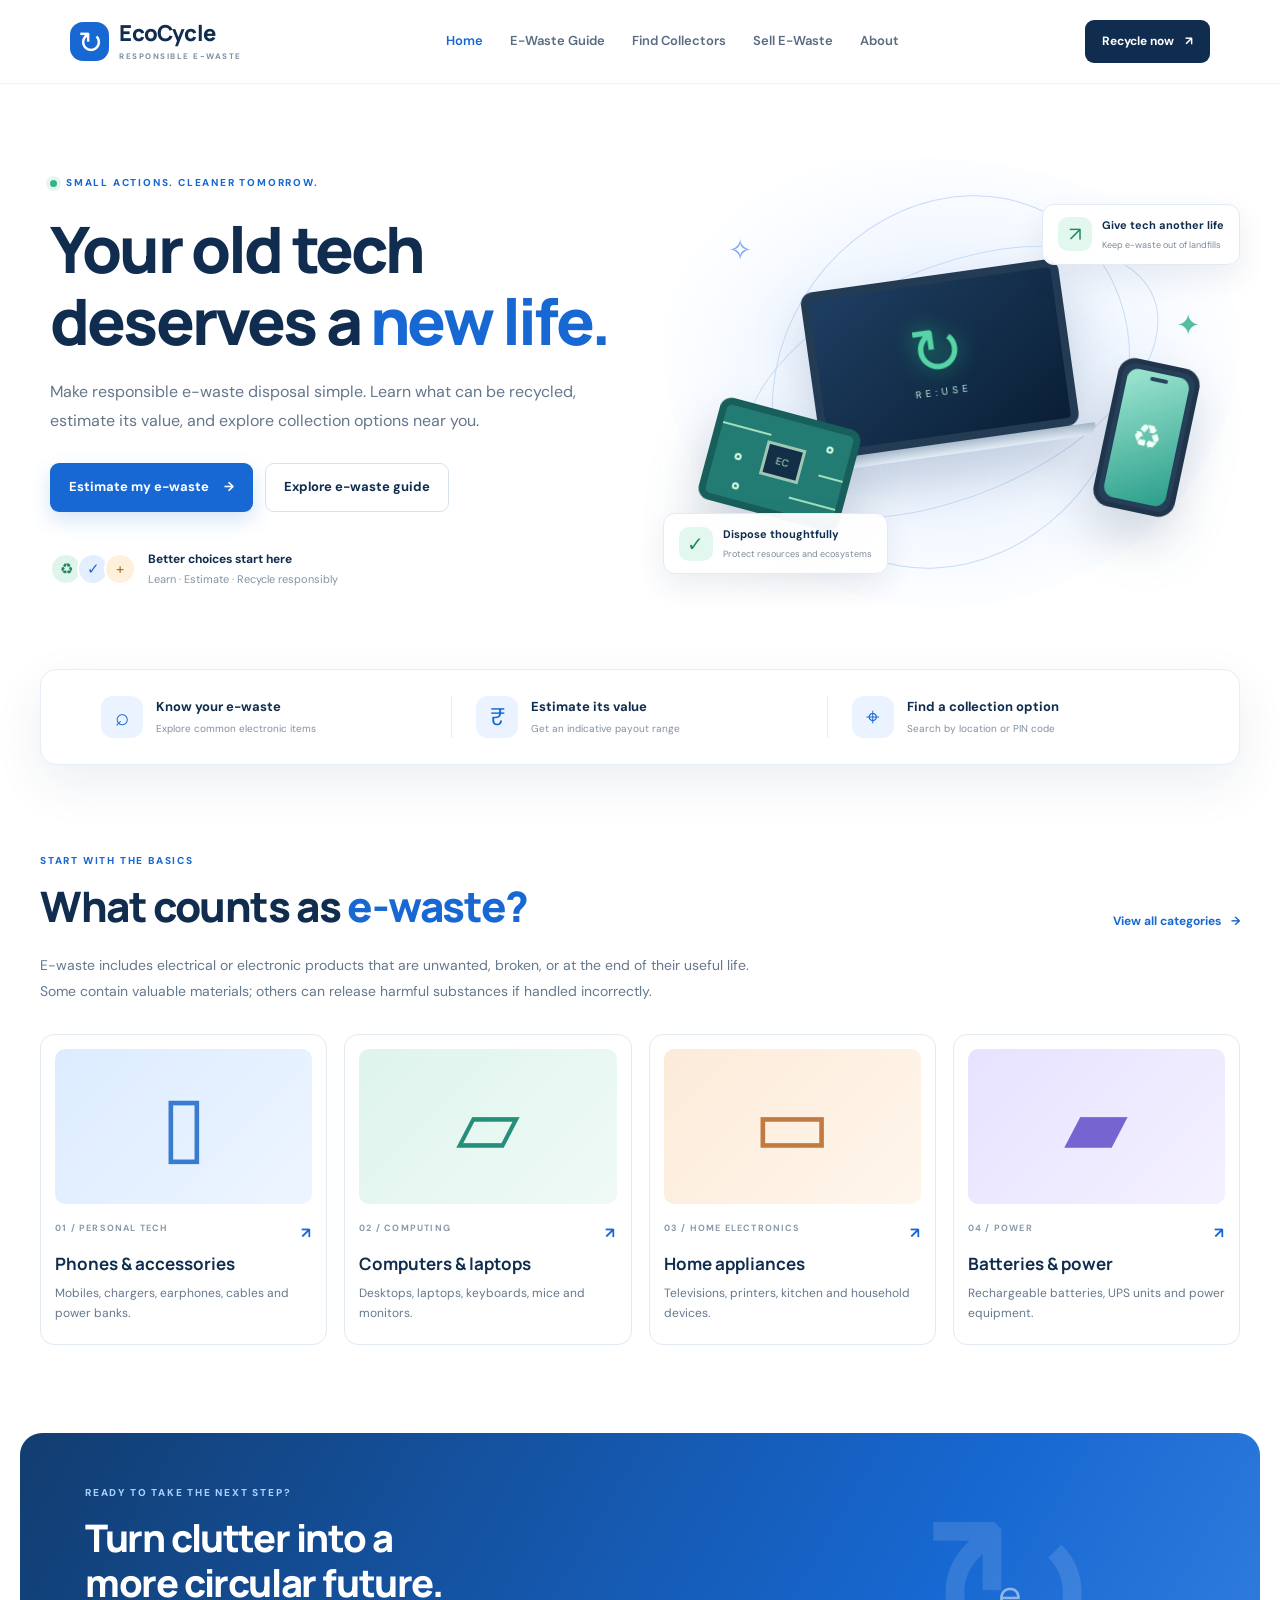
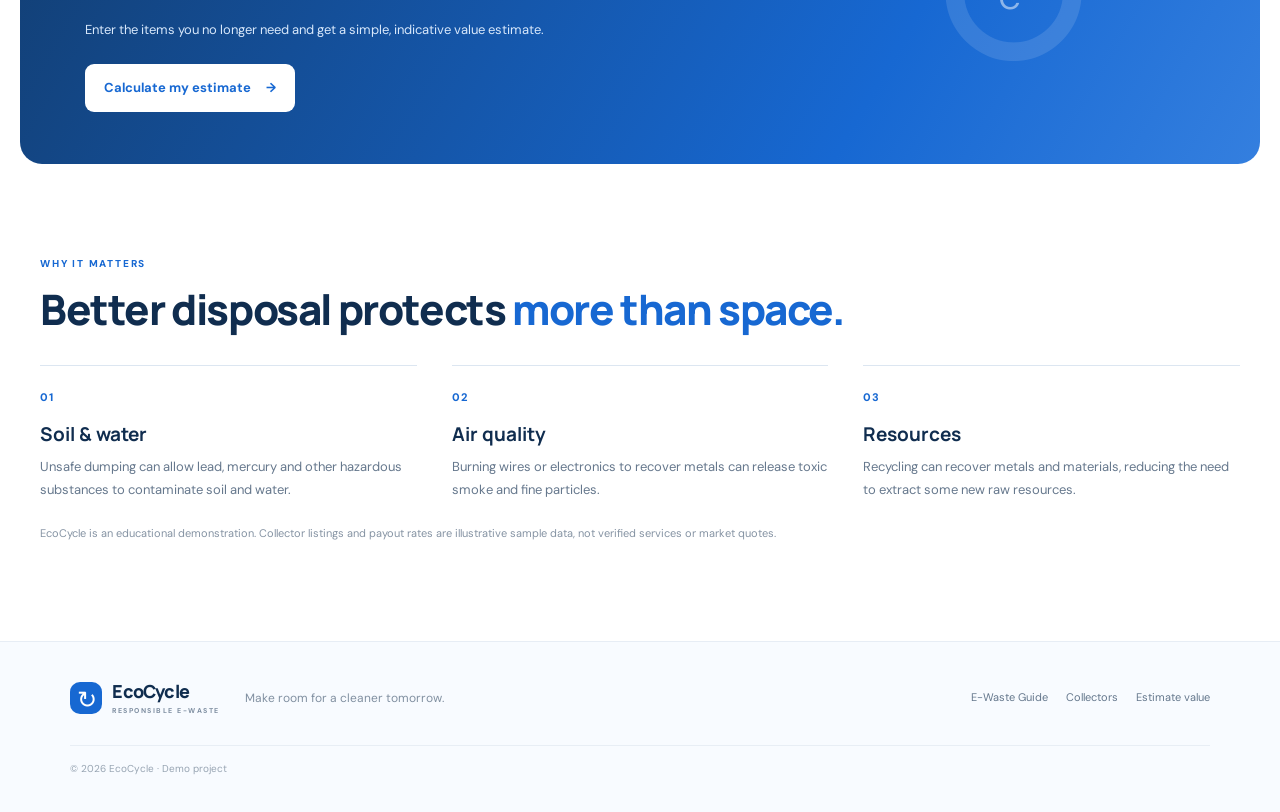
<file: index.html>
<!DOCTYPE html>
<html lang="en">
<head>
  <meta charset="UTF-8"><meta name="viewport" content="width=device-width, initial-scale=1.0">
  <meta name="description" content="EcoCycle helps you learn about e-waste, estimate recycling value, and find collection options.">
  <title>EcoCycle | Responsible E-Waste Recycling</title>
  <link rel="stylesheet" href="css/style.css">
</head>
<body>
  <header class="site-header">
    <a class="brand" href="index.html"><span class="brand-mark">↻</span><span>EcoCycle<small>RESPONSIBLE E-WASTE</small></span></a>
    <button class="menu-toggle" aria-label="Toggle navigation" aria-expanded="false">☰</button>
    <nav class="nav-links">
      <a class="active" href="index.html">Home</a><a href="catalogue.html">E-Waste Guide</a><a href="collectors.html">Find Collectors</a><a href="sell.html">Sell E-Waste</a><a href="about.html">About</a>
    </nav>
    <a class="header-cta" href="sell.html">Recycle now <span>↗</span></a>
  </header>
  <main>
    <section class="hero">
      <div class="hero-copy">
        <div class="eyebrow"><span class="dot"></span> SMALL ACTIONS. CLEANER TOMORROW.</div>
        <h1>Your old tech<br>deserves a <span>new life.</span></h1>
        <p>Make responsible e-waste disposal simple. Learn what can be recycled, estimate its value, and explore collection options near you.</p>
        <div class="hero-actions"><a class="btn btn-primary" href="sell.html">Estimate my e-waste <span>→</span></a><a class="btn btn-outline" href="catalogue.html">Explore e-waste guide</a></div>
        <div class="hero-trust"><span class="avatar-stack"><i>♻</i><i>✓</i><i>+</i></span><span><strong>Better choices start here</strong><small>Learn · Estimate · Recycle responsibly</small></span></div>
      </div>
      <div class="hero-art">
        <div class="art-orbit orbit-one"></div><div class="art-orbit orbit-two"></div>
        <div class="art-label label-top"><span class="label-icon">↗</span><span><strong>Give tech another life</strong><small>Keep e-waste out of landfills</small></span></div>
        <div class="device-card laptop"><div class="laptop-screen"><div class="screen-leaf">↻</div><span>RE:USE</span></div><div class="laptop-base"></div></div>
        <div class="device-card phone"><div class="phone-screen"><span class="phone-dot"></span><span class="phone-leaf">♻</span></div></div>
        <div class="device-card board"><span class="board-chip">EC</span><i class="board-line line-a"></i><i class="board-line line-b"></i><i class="board-line line-c"></i><span class="board-node n1"></span><span class="board-node n2"></span><span class="board-node n3"></span></div>
        <div class="floating-leaf leaf-one">✦</div><div class="floating-leaf leaf-two">✧</div>
        <div class="art-label label-bottom"><span class="label-icon">✓</span><span><strong>Dispose thoughtfully</strong><small>Protect resources and ecosystems</small></span></div>
      </div>
    </section>
    <section class="stats-strip">
      <div><span class="stat-icon">⌕</span><span><strong>Know your e-waste</strong><small>Explore common electronic items</small></span></div>
      <div><span class="stat-icon">₹</span><span><strong>Estimate its value</strong><small>Get an indicative payout range</small></span></div>
      <div><span class="stat-icon">⌖</span><span><strong>Find a collection option</strong><small>Search by location or PIN code</small></span></div>
    </section>
    <section class="section section-pad">
      <div class="section-heading"><div><div class="eyebrow">START WITH THE BASICS</div><h2>What counts as <span>e-waste?</span></h2></div><a class="text-link" href="catalogue.html">View all categories <span>→</span></a></div>
      <p class="section-intro">E-waste includes electrical or electronic products that are unwanted, broken, or at the end of their useful life. Some contain valuable materials; others can release harmful substances if handled incorrectly.</p>
      <div class="category-grid">
        <a class="category-card" href="catalogue.html#phones"><div class="category-visual visual-phone">▯</div><div class="category-meta"><span>01 / PERSONAL TECH</span><span>↗</span></div><h3>Phones & accessories</h3><p>Mobiles, chargers, earphones, cables and power banks.</p></a>
        <a class="category-card" href="catalogue.html#computers"><div class="category-visual visual-laptop">▱</div><div class="category-meta"><span>02 / COMPUTING</span><span>↗</span></div><h3>Computers & laptops</h3><p>Desktops, laptops, keyboards, mice and monitors.</p></a>
        <a class="category-card" href="catalogue.html#appliances"><div class="category-visual visual-tv">▭</div><div class="category-meta"><span>03 / HOME ELECTRONICS</span><span>↗</span></div><h3>Home appliances</h3><p>Televisions, printers, kitchen and household devices.</p></a>
        <a class="category-card" href="catalogue.html#batteries"><div class="category-visual visual-battery">▰</div><div class="category-meta"><span>04 / POWER</span><span>↗</span></div><h3>Batteries & power</h3><p>Rechargeable batteries, UPS units and power equipment.</p></a>
      </div>
    </section>
    <section class="blue-banner">
      <div><div class="eyebrow light">READY TO TAKE THE NEXT STEP?</div><h2>Turn clutter into a<br>more circular future.</h2><p>Enter the items you no longer need and get a simple, indicative value estimate.</p><a class="btn btn-white" href="sell.html">Calculate my estimate <span>→</span></a></div>
      <div class="banner-symbol">↻<span>e</span></div>
    </section>
    <section class="section section-pad impact-section">
      <div class="section-heading"><div><div class="eyebrow">WHY IT MATTERS</div><h2>Better disposal protects <span>more than space.</span></h2></div></div>
      <div class="impact-grid"><article><span class="impact-number">01</span><h3>Soil & water</h3><p>Unsafe dumping can allow lead, mercury and other hazardous substances to contaminate soil and water.</p></article><article><span class="impact-number">02</span><h3>Air quality</h3><p>Burning wires or electronics to recover metals can release toxic smoke and fine particles.</p></article><article><span class="impact-number">03</span><h3>Resources</h3><p>Recycling can recover metals and materials, reducing the need to extract some new raw resources.</p></article></div>
      <p class="fine-print">EcoCycle is an educational demonstration. Collector listings and payout rates are illustrative sample data, not verified services or market quotes.</p>
    </section>
  </main>
  <footer class="site-footer"><a class="brand footer-brand" href="index.html"><span class="brand-mark">↻</span><span>EcoCycle<small>RESPONSIBLE E-WASTE</small></span></a><p>Make room for a cleaner tomorrow.</p><div><a href="catalogue.html">E-Waste Guide</a><a href="collectors.html">Collectors</a><a href="sell.html">Estimate value</a></div><small>© 2026 EcoCycle · Demo project</small></footer>
  <script src="https://code.jquery.com/jquery-3.7.1.min.js"></script><script src="js/main.js"></script>
</body></html>
</file>
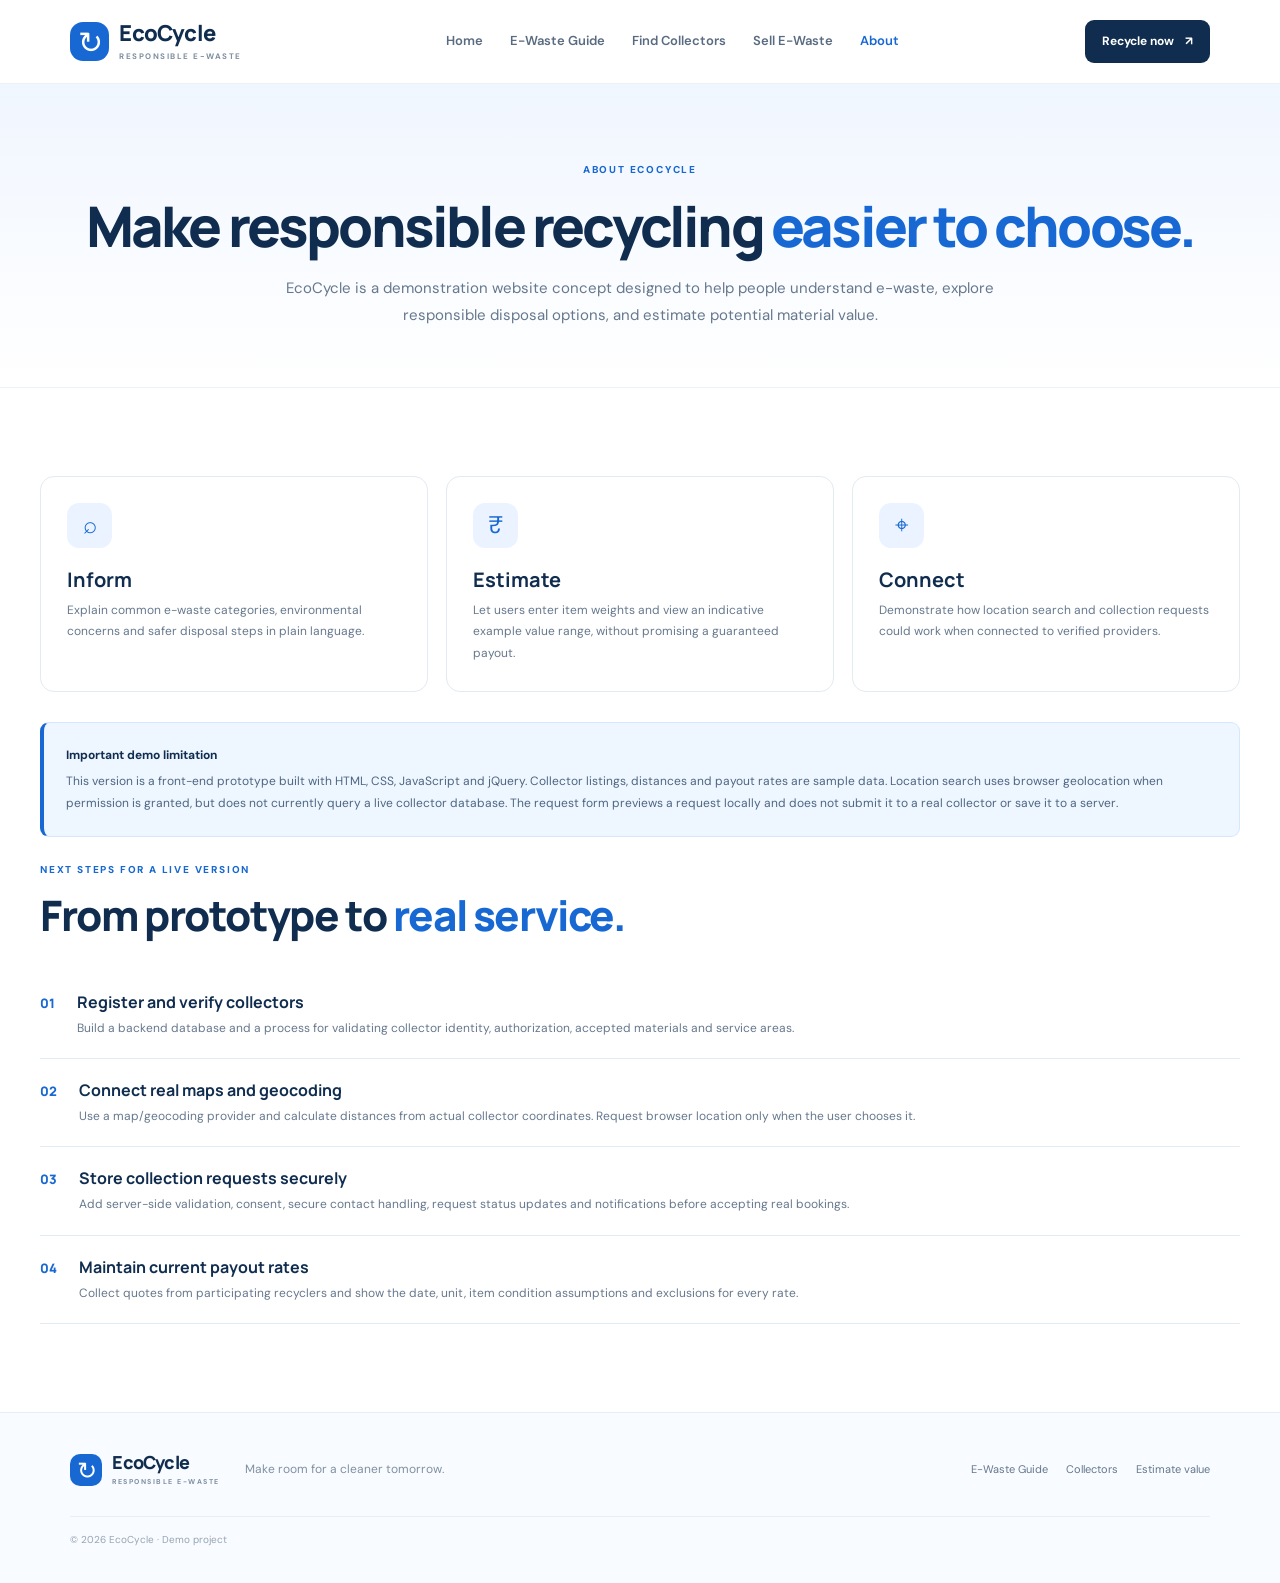
<file: about.html>
<!DOCTYPE html>
<html lang="en"><head><meta charset="UTF-8"><meta name="viewport" content="width=device-width, initial-scale=1.0"><title>About EcoCycle</title><link rel="stylesheet" href="css/style.css"></head><body>
<header class="site-header"><a class="brand" href="index.html"><span class="brand-mark">↻</span><span>EcoCycle<small>RESPONSIBLE E-WASTE</small></span></a><button class="menu-toggle" aria-label="Toggle navigation" aria-expanded="false">☰</button><nav class="nav-links"><a href="index.html">Home</a><a href="catalogue.html">E-Waste Guide</a><a href="collectors.html">Find Collectors</a><a href="sell.html">Sell E-Waste</a><a class="active" href="about.html">About</a></nav><a class="header-cta" href="sell.html">Recycle now <span>↗</span></a></header>
<main><section class="page-hero"><div class="eyebrow">ABOUT ECOCYCLE</div><h1>Make responsible recycling <span>easier to choose.</span></h1><p>EcoCycle is a demonstration website concept designed to help people understand e-waste, explore responsible disposal options, and estimate potential material value.</p></section>
<section class="section section-pad"><div class="about-grid"><article class="about-feature"><span class="about-icon">⌕</span><h2>Inform</h2><p>Explain common e-waste categories, environmental concerns and safer disposal steps in plain language.</p></article><article class="about-feature"><span class="about-icon">₹</span><h2>Estimate</h2><p>Let users enter item weights and view an indicative example value range, without promising a guaranteed payout.</p></article><article class="about-feature"><span class="about-icon">⌖</span><h2>Connect</h2><p>Demonstrate how location search and collection requests could work when connected to verified providers.</p></article></div>
<div class="notice about-notice"><strong>Important demo limitation</strong><p>This version is a front-end prototype built with HTML, CSS, JavaScript and jQuery. Collector listings, distances and payout rates are sample data. Location search uses browser geolocation when permission is granted, but does not currently query a live collector database. The request form previews a request locally and does not submit it to a real collector or save it to a server.</p></div>
<div class="section-heading"><div><div class="eyebrow">NEXT STEPS FOR A LIVE VERSION</div><h2>From prototype to <span>real service.</span></h2></div></div><div class="steps-list"><div><span>01</span><section><h3>Register and verify collectors</h3><p>Build a backend database and a process for validating collector identity, authorization, accepted materials and service areas.</p></section></div><div><span>02</span><section><h3>Connect real maps and geocoding</h3><p>Use a map/geocoding provider and calculate distances from actual collector coordinates. Request browser location only when the user chooses it.</p></section></div><div><span>03</span><section><h3>Store collection requests securely</h3><p>Add server-side validation, consent, secure contact handling, request status updates and notifications before accepting real bookings.</p></section></div><div><span>04</span><section><h3>Maintain current payout rates</h3><p>Collect quotes from participating recyclers and show the date, unit, item condition assumptions and exclusions for every rate.</p></section></div></div></section></main>
<footer class="site-footer"><a class="brand footer-brand" href="index.html"><span class="brand-mark">↻</span><span>EcoCycle<small>RESPONSIBLE E-WASTE</small></span></a><p>Make room for a cleaner tomorrow.</p><div><a href="catalogue.html">E-Waste Guide</a><a href="collectors.html">Collectors</a><a href="sell.html">Estimate value</a></div><small>© 2026 EcoCycle · Demo project</small></footer><script src="https://code.jquery.com/jquery-3.7.1.min.js"></script><script src="js/main.js"></script></body></html>
</file>
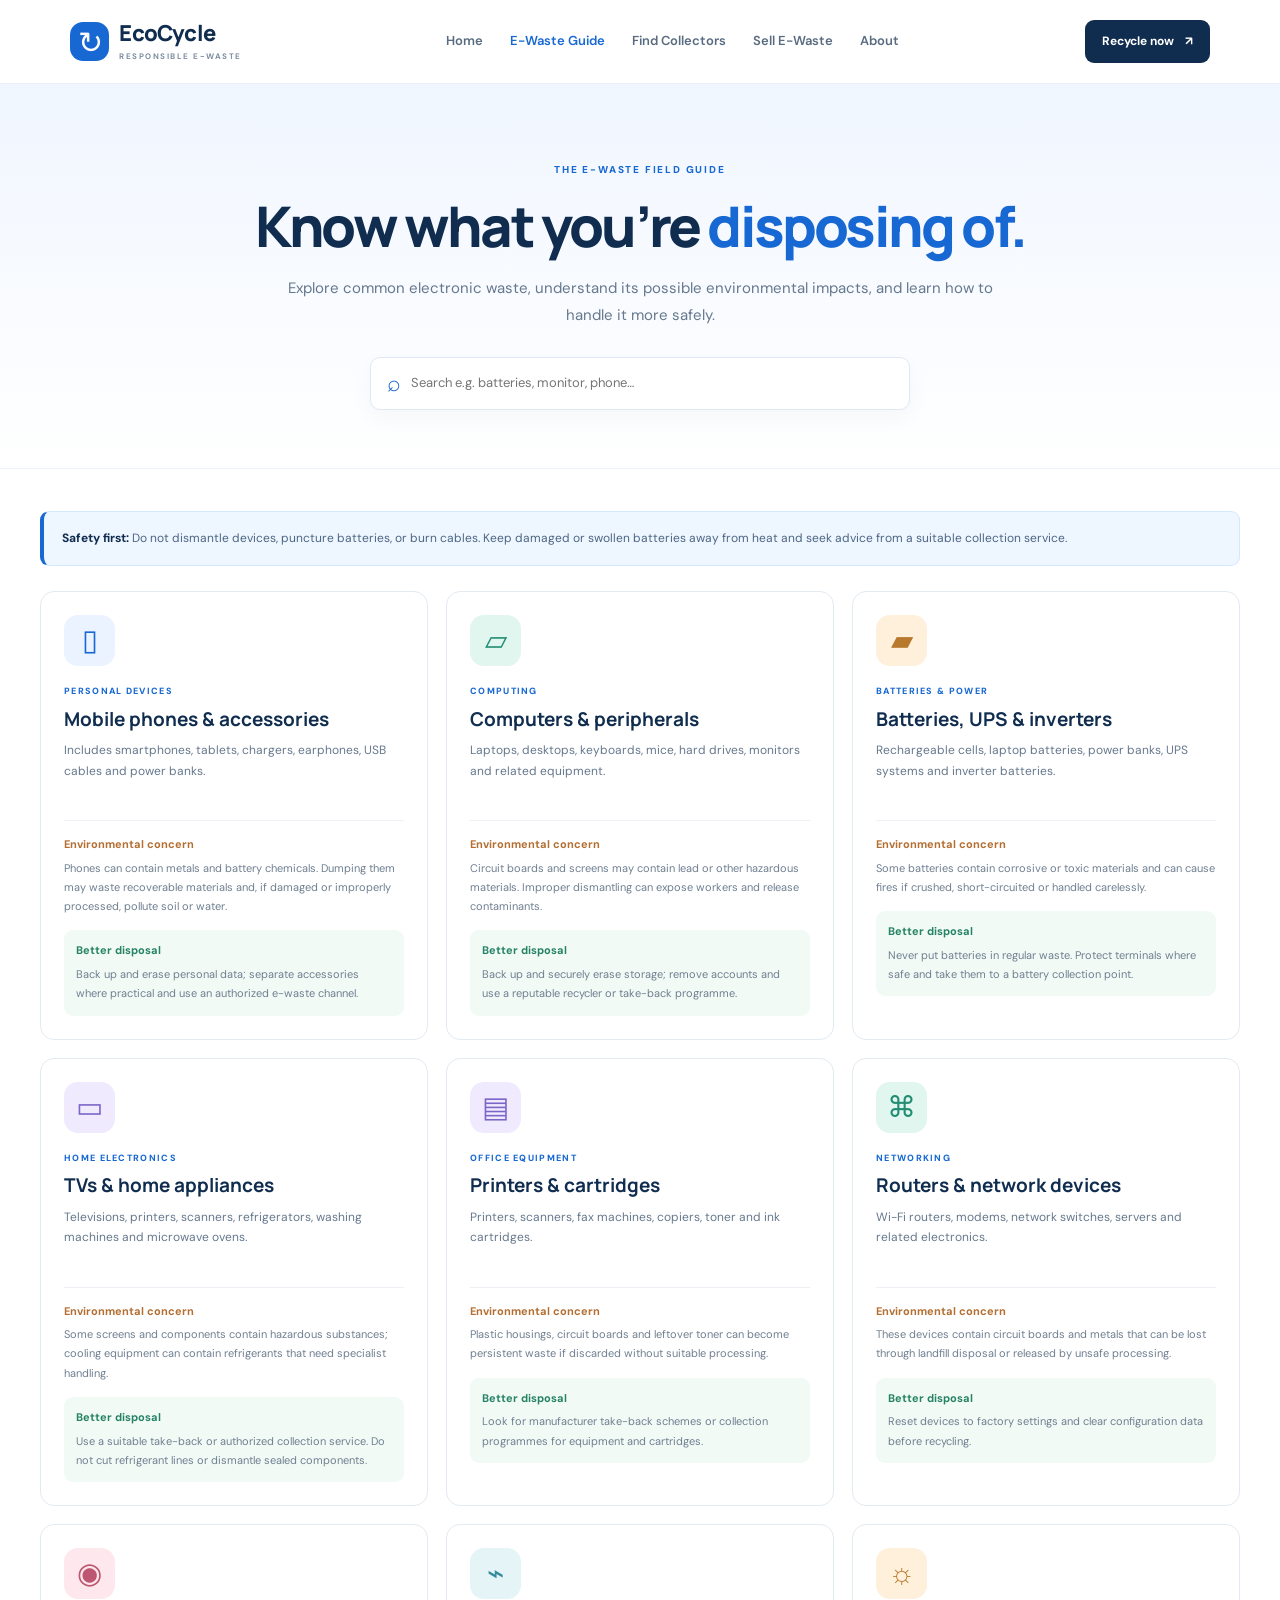
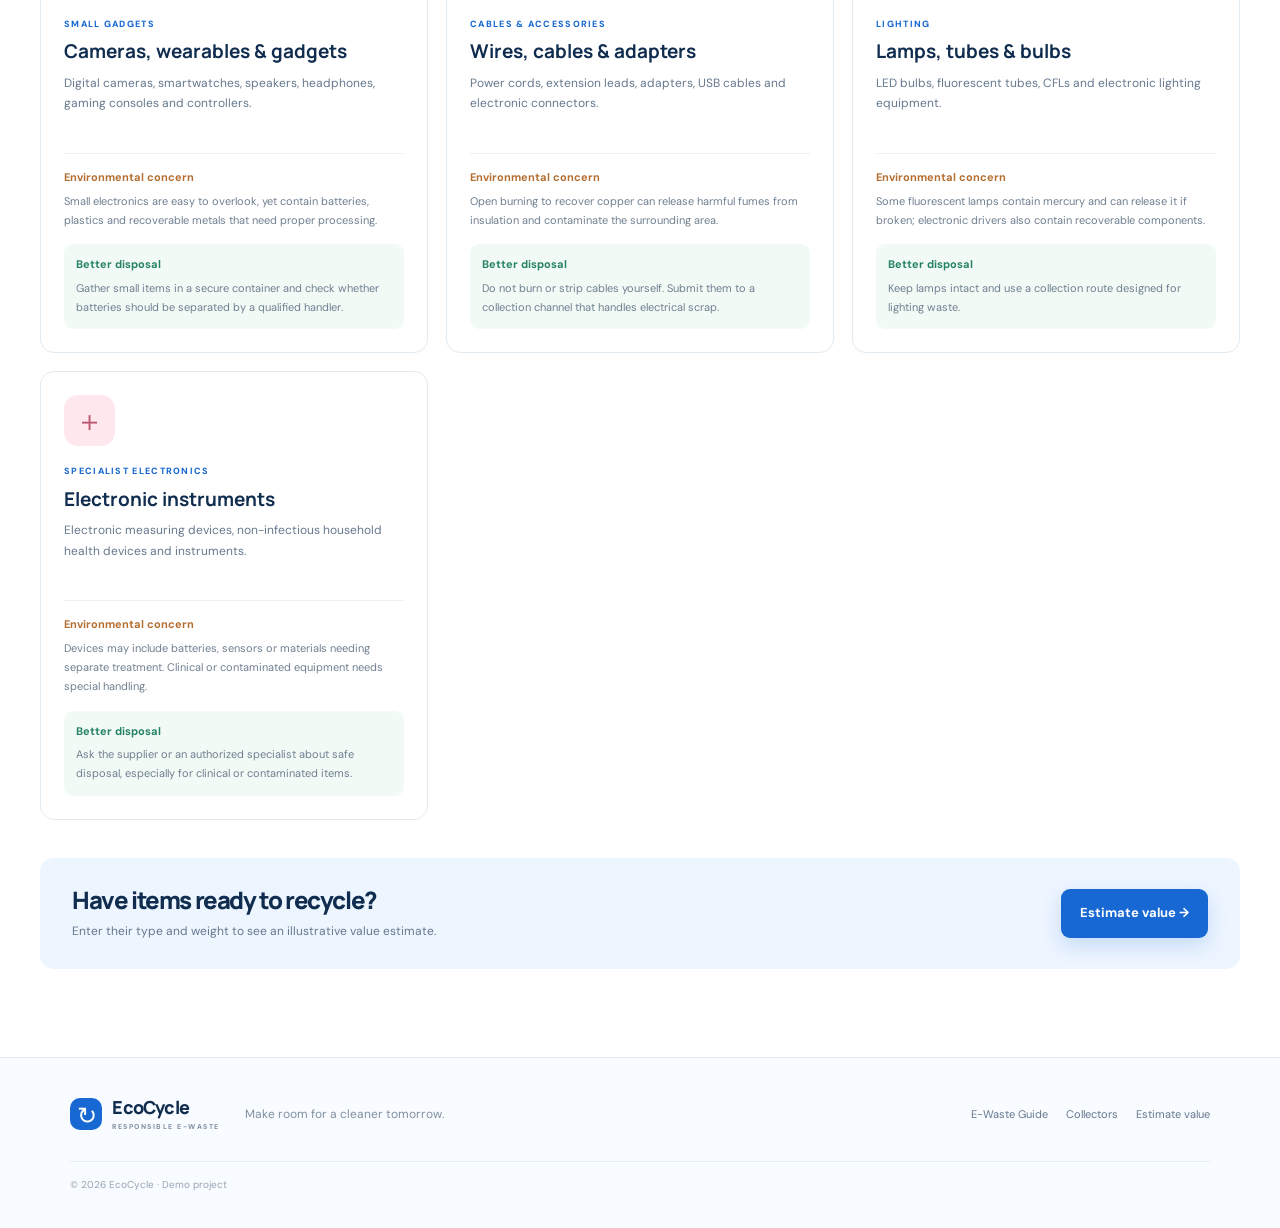
<file: catalogue.html>
<!DOCTYPE html>
<html lang="en"><head><meta charset="UTF-8"><meta name="viewport" content="width=device-width, initial-scale=1.0"><title>E-Waste Guide | EcoCycle</title><link rel="stylesheet" href="css/style.css"></head>
<body>
<header class="site-header"><a class="brand" href="index.html"><span class="brand-mark">↻</span><span>EcoCycle<small>RESPONSIBLE E-WASTE</small></span></a><button class="menu-toggle" aria-label="Toggle navigation" aria-expanded="false">☰</button><nav class="nav-links"><a href="index.html">Home</a><a class="active" href="catalogue.html">E-Waste Guide</a><a href="collectors.html">Find Collectors</a><a href="sell.html">Sell E-Waste</a><a href="about.html">About</a></nav><a class="header-cta" href="sell.html">Recycle now <span>↗</span></a></header>
<main>
<section class="page-hero"><div class="eyebrow">THE E-WASTE FIELD GUIDE</div><h1>Know what you’re <span>disposing of.</span></h1><p>Explore common electronic waste, understand its possible environmental impacts, and learn how to handle it more safely.</p><div class="search-wrap"><span>⌕</span><input id="catalogueSearch" type="search" placeholder="Search e.g. batteries, monitor, phone…" aria-label="Search e-waste categories"></div></section>
<section class="section section-pad catalogue-section"><div class="notice"><strong>Safety first:</strong> Do not dismantle devices, puncture batteries, or burn cables. Keep damaged or swollen batteries away from heat and seek advice from a suitable collection service.</div>
<div class="catalogue-grid" id="catalogueGrid">
<article class="waste-card" id="phones" data-search="mobile phone smartphone tablet charger earphones cable"><div class="waste-icon icon-mobile">▯</div><div class="waste-tag">PERSONAL DEVICES</div><h2>Mobile phones & accessories</h2><p class="waste-description">Includes smartphones, tablets, chargers, earphones, USB cables and power banks.</p><div class="environment"><h3>Environmental concern</h3><p>Phones can contain metals and battery chemicals. Dumping them may waste recoverable materials and, if damaged or improperly processed, pollute soil or water.</p></div><div class="safe-disposal"><strong>Better disposal</strong><span>Back up and erase personal data; separate accessories where practical and use an authorized e-waste channel.</span></div></article>
<article class="waste-card" id="computers" data-search="computer laptop desktop keyboard mouse monitor screen hard drive"><div class="waste-icon icon-computer">▱</div><div class="waste-tag">COMPUTING</div><h2>Computers & peripherals</h2><p class="waste-description">Laptops, desktops, keyboards, mice, hard drives, monitors and related equipment.</p><div class="environment"><h3>Environmental concern</h3><p>Circuit boards and screens may contain lead or other hazardous materials. Improper dismantling can expose workers and release contaminants.</p></div><div class="safe-disposal"><strong>Better disposal</strong><span>Back up and securely erase storage; remove accounts and use a reputable recycler or take-back programme.</span></div></article>
<article class="waste-card" id="batteries" data-search="battery lithium ion power bank ups inverter rechargeable"><div class="waste-icon icon-battery">▰</div><div class="waste-tag">BATTERIES & POWER</div><h2>Batteries, UPS & inverters</h2><p class="waste-description">Rechargeable cells, laptop batteries, power banks, UPS systems and inverter batteries.</p><div class="environment"><h3>Environmental concern</h3><p>Some batteries contain corrosive or toxic materials and can cause fires if crushed, short-circuited or handled carelessly.</p></div><div class="safe-disposal"><strong>Better disposal</strong><span>Never put batteries in regular waste. Protect terminals where safe and take them to a battery collection point.</span></div></article>
<article class="waste-card" id="appliances" data-search="television tv printer scanner refrigerator fridge washing machine microwave appliance"><div class="waste-icon icon-appliance">▭</div><div class="waste-tag">HOME ELECTRONICS</div><h2>TVs & home appliances</h2><p class="waste-description">Televisions, printers, scanners, refrigerators, washing machines and microwave ovens.</p><div class="environment"><h3>Environmental concern</h3><p>Some screens and components contain hazardous substances; cooling equipment can contain refrigerants that need specialist handling.</p></div><div class="safe-disposal"><strong>Better disposal</strong><span>Use a suitable take-back or authorized collection service. Do not cut refrigerant lines or dismantle sealed components.</span></div></article>
<article class="waste-card" data-search="printer scanner fax copier ink toner cartridge"><div class="waste-icon icon-printer">▤</div><div class="waste-tag">OFFICE EQUIPMENT</div><h2>Printers & cartridges</h2><p class="waste-description">Printers, scanners, fax machines, copiers, toner and ink cartridges.</p><div class="environment"><h3>Environmental concern</h3><p>Plastic housings, circuit boards and leftover toner can become persistent waste if discarded without suitable processing.</p></div><div class="safe-disposal"><strong>Better disposal</strong><span>Look for manufacturer take-back schemes or collection programmes for equipment and cartridges.</span></div></article>
<article class="waste-card" data-search="router modem networking wifi switch server"><div class="waste-icon icon-network">⌘</div><div class="waste-tag">NETWORKING</div><h2>Routers & network devices</h2><p class="waste-description">Wi-Fi routers, modems, network switches, servers and related electronics.</p><div class="environment"><h3>Environmental concern</h3><p>These devices contain circuit boards and metals that can be lost through landfill disposal or released by unsafe processing.</p></div><div class="safe-disposal"><strong>Better disposal</strong><span>Reset devices to factory settings and clear configuration data before recycling.</span></div></article>
<article class="waste-card" data-search="camera smart watch wearable speaker headphones game console controller"><div class="waste-icon icon-gadget">◉</div><div class="waste-tag">SMALL GADGETS</div><h2>Cameras, wearables & gadgets</h2><p class="waste-description">Digital cameras, smartwatches, speakers, headphones, gaming consoles and controllers.</p><div class="environment"><h3>Environmental concern</h3><p>Small electronics are easy to overlook, yet contain batteries, plastics and recoverable metals that need proper processing.</p></div><div class="safe-disposal"><strong>Better disposal</strong><span>Gather small items in a secure container and check whether batteries should be separated by a qualified handler.</span></div></article>
<article class="waste-card" data-search="cable wire adapter plug extension cord"><div class="waste-icon icon-cable">⌁</div><div class="waste-tag">CABLES & ACCESSORIES</div><h2>Wires, cables & adapters</h2><p class="waste-description">Power cords, extension leads, adapters, USB cables and electronic connectors.</p><div class="environment"><h3>Environmental concern</h3><p>Open burning to recover copper can release harmful fumes from insulation and contaminate the surrounding area.</p></div><div class="safe-disposal"><strong>Better disposal</strong><span>Do not burn or strip cables yourself. Submit them to a collection channel that handles electrical scrap.</span></div></article>
<article class="waste-card" data-search="fluorescent tube cfl lamp led bulb lighting"><div class="waste-icon icon-lamp">☼</div><div class="waste-tag">LIGHTING</div><h2>Lamps, tubes & bulbs</h2><p class="waste-description">LED bulbs, fluorescent tubes, CFLs and electronic lighting equipment.</p><div class="environment"><h3>Environmental concern</h3><p>Some fluorescent lamps contain mercury and can release it if broken; electronic drivers also contain recoverable components.</p></div><div class="safe-disposal"><strong>Better disposal</strong><span>Keep lamps intact and use a collection route designed for lighting waste.</span></div></article>
<article class="waste-card" data-search="medical electronic equipment thermometer monitor instrument"><div class="waste-icon icon-medical">＋</div><div class="waste-tag">SPECIALIST ELECTRONICS</div><h2>Electronic instruments</h2><p class="waste-description">Electronic measuring devices, non-infectious household health devices and instruments.</p><div class="environment"><h3>Environmental concern</h3><p>Devices may include batteries, sensors or materials needing separate treatment. Clinical or contaminated equipment needs special handling.</p></div><div class="safe-disposal"><strong>Better disposal</strong><span>Ask the supplier or an authorized specialist about safe disposal, especially for clinical or contaminated items.</span></div></article>
</div><div id="noResults" class="empty-state hidden">No categories match your search. Try a broader term.</div><div class="bottom-cta"><div><h2>Have items ready to recycle?</h2><p>Enter their type and weight to see an illustrative value estimate.</p></div><a class="btn btn-primary" href="sell.html">Estimate value →</a></div>
</section></main>
<footer class="site-footer"><a class="brand footer-brand" href="index.html"><span class="brand-mark">↻</span><span>EcoCycle<small>RESPONSIBLE E-WASTE</small></span></a><p>Make room for a cleaner tomorrow.</p><div><a href="catalogue.html">E-Waste Guide</a><a href="collectors.html">Collectors</a><a href="sell.html">Estimate value</a></div><small>© 2026 EcoCycle · Demo project</small></footer><script src="https://code.jquery.com/jquery-3.7.1.min.js"></script><script src="js/main.js"></script></body></html>
</file>
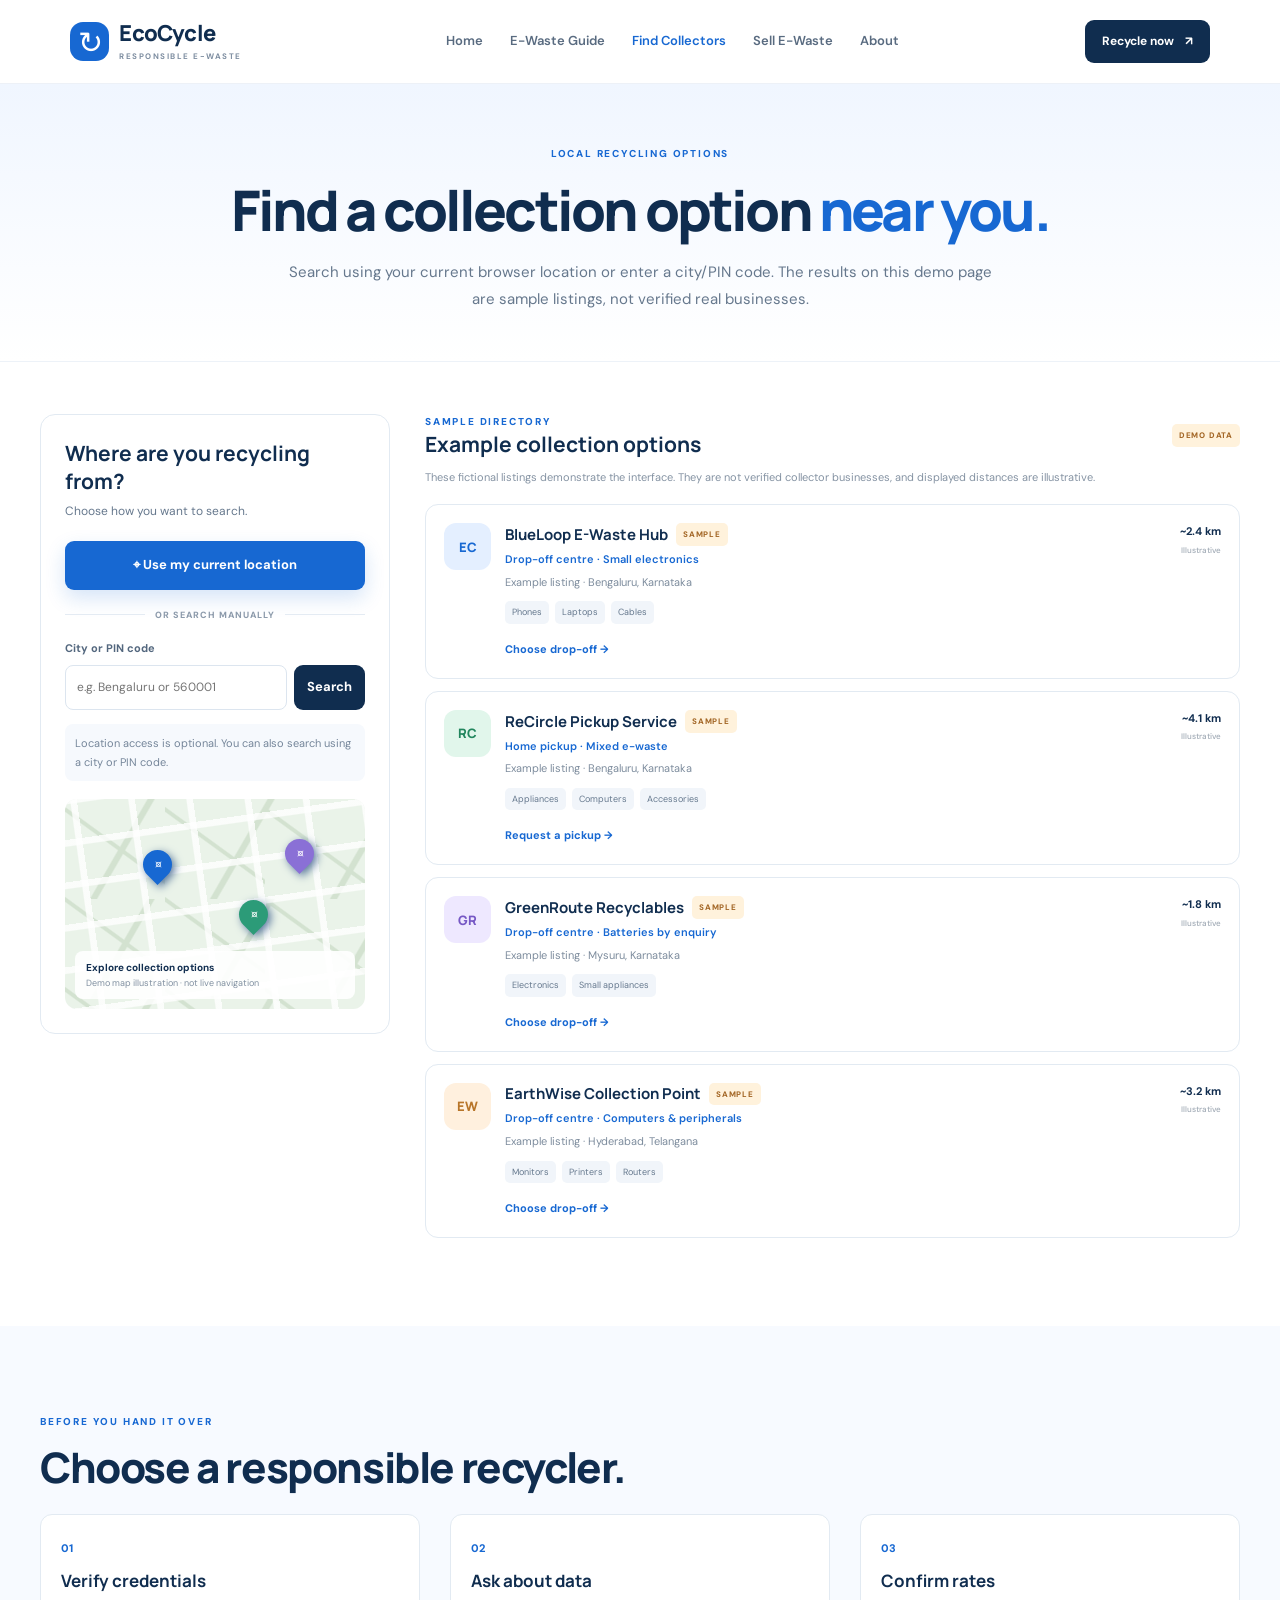
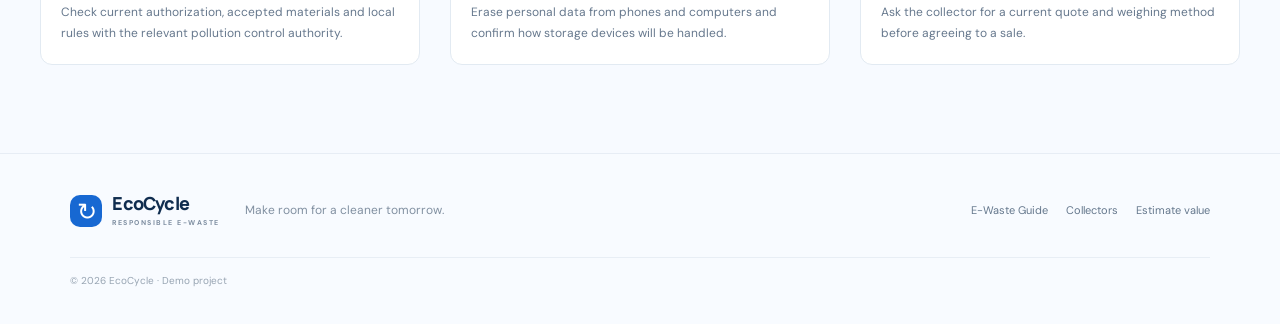
<file: collectors.html>
<!DOCTYPE html>
<html lang="en"><head><meta charset="UTF-8"><meta name="viewport" content="width=device-width, initial-scale=1.0"><title>Find Collectors | EcoCycle</title><link rel="stylesheet" href="css/style.css"></head><body>
<header class="site-header"><a class="brand" href="index.html"><span class="brand-mark">↻</span><span>EcoCycle<small>RESPONSIBLE E-WASTE</small></span></a><button class="menu-toggle" aria-label="Toggle navigation" aria-expanded="false">☰</button><nav class="nav-links"><a href="index.html">Home</a><a href="catalogue.html">E-Waste Guide</a><a class="active" href="collectors.html">Find Collectors</a><a href="sell.html">Sell E-Waste</a><a href="about.html">About</a></nav><a class="header-cta" href="sell.html">Recycle now <span>↗</span></a></header>
<main><section class="page-hero compact-hero"><div class="eyebrow">LOCAL RECYCLING OPTIONS</div><h1>Find a collection option <span>near you.</span></h1><p>Search using your current browser location or enter a city/PIN code. The results on this demo page are sample listings, not verified real businesses.</p></section>
<section class="section section-pad collectors-layout"><div class="collector-search-panel"><h2>Where are you recycling from?</h2><p>Choose how you want to search.</p><div class="location-actions"><button id="useLocation" class="btn btn-primary btn-full">⌖ Use my current location</button><div class="or-divider"><span>OR SEARCH MANUALLY</span></div><form id="locationForm"><label for="locationInput">City or PIN code</label><div class="input-button"><input id="locationInput" type="text" placeholder="e.g. Bengaluru or 560001" required><button class="btn btn-dark" type="submit">Search</button></div></form></div><div id="locationMessage" class="inline-message" role="status">Location access is optional. You can also search using a city or PIN code.</div><div class="map-placeholder"><div class="map-grid"></div><span class="map-pin pin-a">⌖</span><span class="map-pin pin-b">⌖</span><span class="map-pin pin-c">⌖</span><div class="map-caption"><strong>Explore collection options</strong><small>Demo map illustration · not live navigation</small></div></div></div>
<div class="collector-results"><div class="results-top"><div><div class="eyebrow">SAMPLE DIRECTORY</div><h2 id="resultsTitle">Example collection options</h2></div><span class="sample-pill">DEMO DATA</span></div><p class="results-note">These fictional listings demonstrate the interface. They are not verified collector businesses, and displayed distances are illustrative.</p><div id="collectorList" class="collector-list">
<article class="collector-card" data-area="bengaluru bangalore 560001 560038"><div class="collector-logo">EC</div><div class="collector-info"><div class="collector-title-row"><h3>BlueLoop E-Waste Hub</h3><span class="status-tag">SAMPLE</span></div><p class="collector-type">Drop-off centre · Small electronics</p><p class="collector-address">Example listing · Bengaluru, Karnataka</p><div class="collector-tags"><span>Phones</span><span>Laptops</span><span>Cables</span></div><div class="collector-actions"><a class="text-link" href="sell.html?method=dropoff">Choose drop-off →</a></div></div><div class="collector-distance">~2.4 km<small>Illustrative</small></div></article>
<article class="collector-card" data-area="bengaluru bangalore 560001 560100"><div class="collector-logo logo-green">RC</div><div class="collector-info"><div class="collector-title-row"><h3>ReCircle Pickup Service</h3><span class="status-tag">SAMPLE</span></div><p class="collector-type">Home pickup · Mixed e-waste</p><p class="collector-address">Example listing · Bengaluru, Karnataka</p><div class="collector-tags"><span>Appliances</span><span>Computers</span><span>Accessories</span></div><div class="collector-actions"><a class="text-link" href="sell.html?method=pickup">Request a pickup →</a></div></div><div class="collector-distance">~4.1 km<small>Illustrative</small></div></article>
<article class="collector-card" data-area="mysuru mysore 570001 570016"><div class="collector-logo logo-purple">GR</div><div class="collector-info"><div class="collector-title-row"><h3>GreenRoute Recyclables</h3><span class="status-tag">SAMPLE</span></div><p class="collector-type">Drop-off centre · Batteries by enquiry</p><p class="collector-address">Example listing · Mysuru, Karnataka</p><div class="collector-tags"><span>Electronics</span><span>Small appliances</span></div><div class="collector-actions"><a class="text-link" href="sell.html?method=dropoff">Choose drop-off →</a></div></div><div class="collector-distance">~1.8 km<small>Illustrative</small></div></article>
<article class="collector-card" data-area="hyderabad 500001 500034"><div class="collector-logo logo-orange">EW</div><div class="collector-info"><div class="collector-title-row"><h3>EarthWise Collection Point</h3><span class="status-tag">SAMPLE</span></div><p class="collector-type">Drop-off centre · Computers & peripherals</p><p class="collector-address">Example listing · Hyderabad, Telangana</p><div class="collector-tags"><span>Monitors</span><span>Printers</span><span>Routers</span></div><div class="collector-actions"><a class="text-link" href="sell.html?method=dropoff">Choose drop-off →</a></div></div><div class="collector-distance">~3.2 km<small>Illustrative</small></div></article>
</div><div id="collectorEmpty" class="empty-state hidden">No sample listings matched that search. Try Bengaluru, Mysuru, Hyderabad, or a listed PIN code.</div></div></section>
<section class="section section-pad soft-panel"><div class="section-heading"><div><div class="eyebrow">BEFORE YOU HAND IT OVER</div><h2>Choose a responsible recycler.</h2></div></div><div class="tip-grid"><article><span>01</span><h3>Verify credentials</h3><p>Check current authorization, accepted materials and local rules with the relevant pollution control authority.</p></article><article><span>02</span><h3>Ask about data</h3><p>Erase personal data from phones and computers and confirm how storage devices will be handled.</p></article><article><span>03</span><h3>Confirm rates</h3><p>Ask the collector for a current quote and weighing method before agreeing to a sale.</p></article></div></section></main>
<footer class="site-footer"><a class="brand footer-brand" href="index.html"><span class="brand-mark">↻</span><span>EcoCycle<small>RESPONSIBLE E-WASTE</small></span></a><p>Make room for a cleaner tomorrow.</p><div><a href="catalogue.html">E-Waste Guide</a><a href="collectors.html">Collectors</a><a href="sell.html">Estimate value</a></div><small>© 2026 EcoCycle · Demo project</small></footer><script src="https://code.jquery.com/jquery-3.7.1.min.js"></script><script src="js/main.js"></script></body></html>
</file>
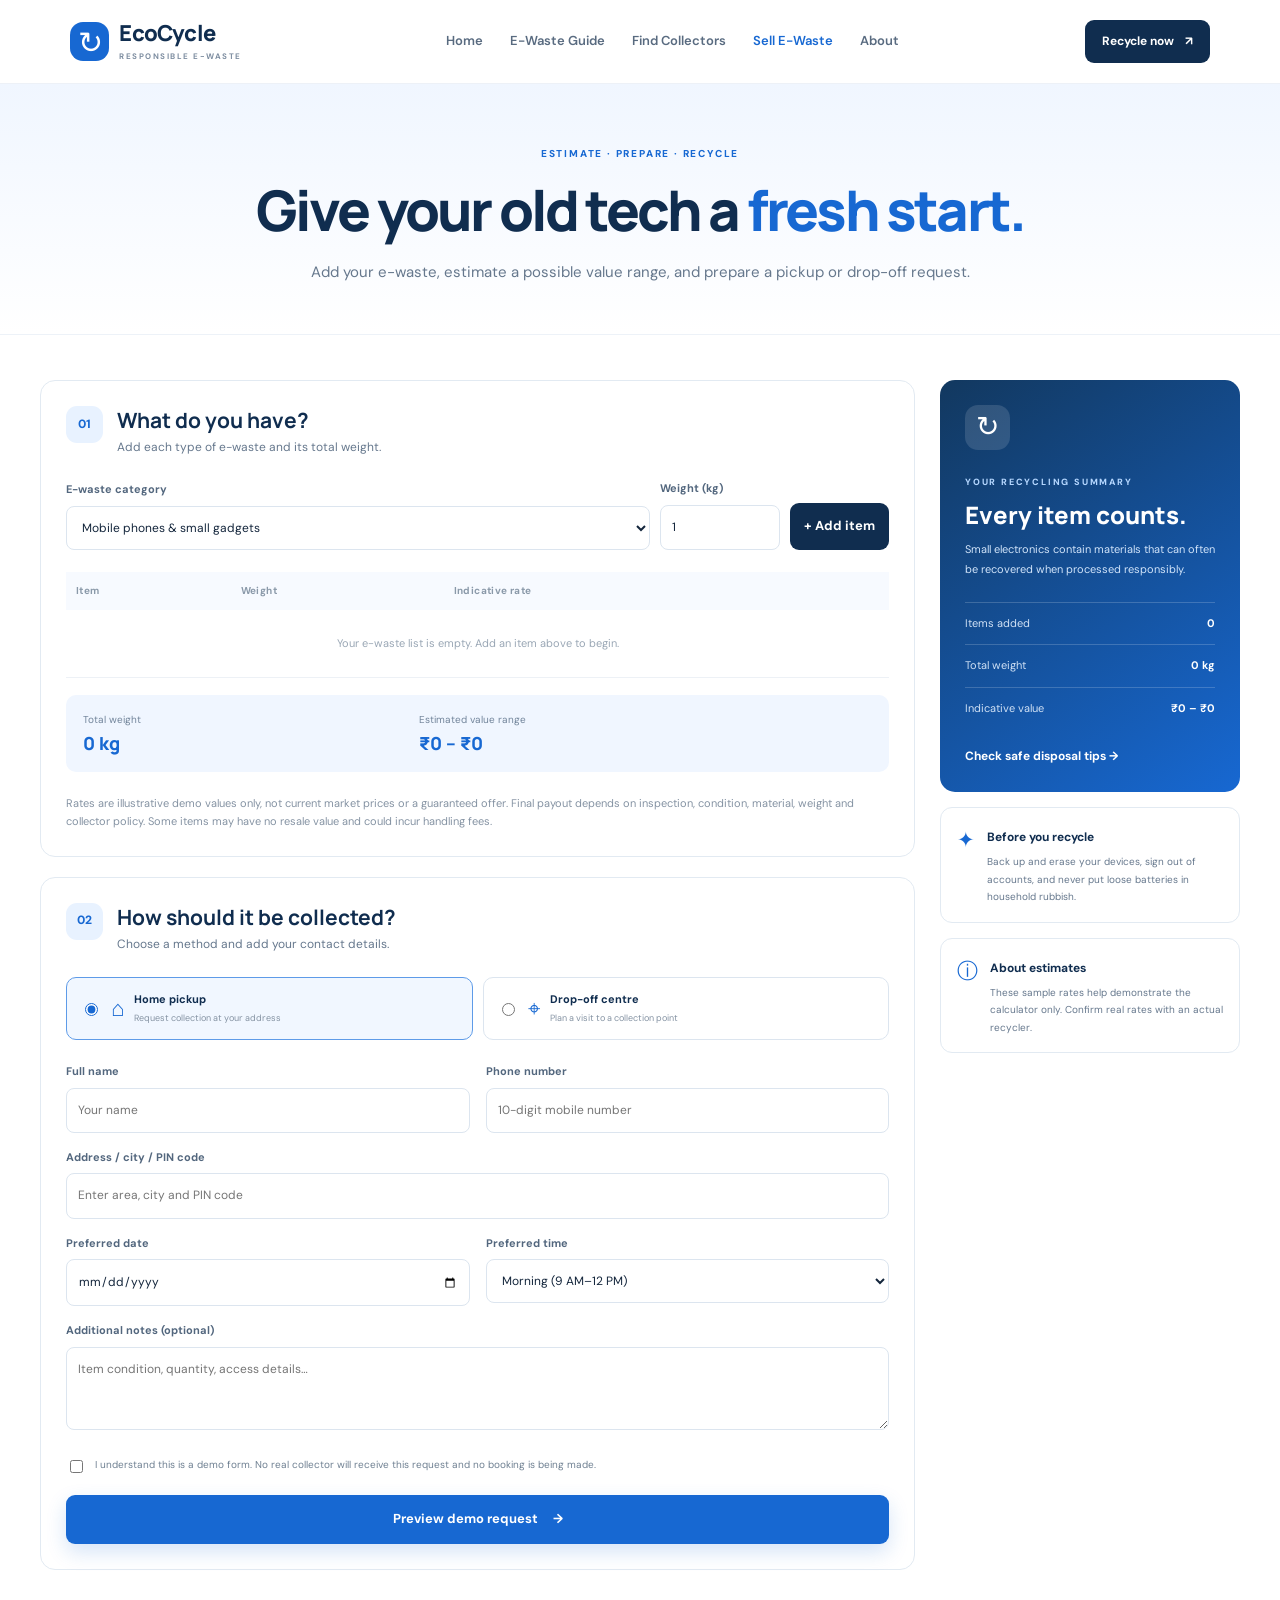
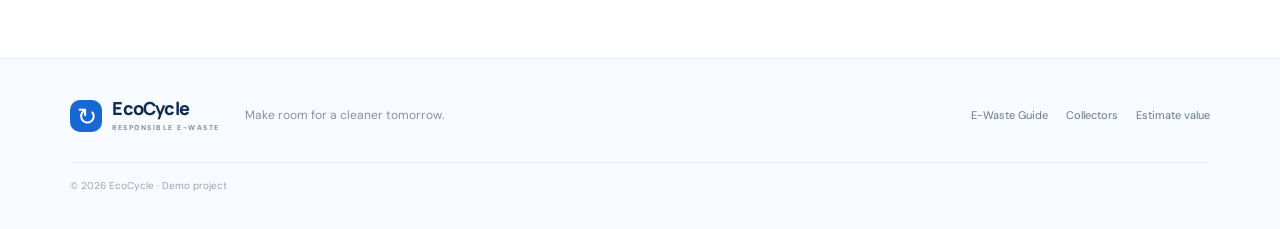
<file: sell.html>
<!DOCTYPE html>
<html lang="en"><head><meta charset="UTF-8"><meta name="viewport" content="width=device-width, initial-scale=1.0"><title>Sell E-Waste | EcoCycle</title><link rel="stylesheet" href="css/style.css"></head><body>
<header class="site-header"><a class="brand" href="index.html"><span class="brand-mark">↻</span><span>EcoCycle<small>RESPONSIBLE E-WASTE</small></span></a><button class="menu-toggle" aria-label="Toggle navigation" aria-expanded="false">☰</button><nav class="nav-links"><a href="index.html">Home</a><a href="catalogue.html">E-Waste Guide</a><a href="collectors.html">Find Collectors</a><a class="active" href="sell.html">Sell E-Waste</a><a href="about.html">About</a></nav><a class="header-cta" href="sell.html">Recycle now <span>↗</span></a></header>
<main><section class="page-hero compact-hero"><div class="eyebrow">ESTIMATE · PREPARE · RECYCLE</div><h1>Give your old tech a <span>fresh start.</span></h1><p>Add your e-waste, estimate a possible value range, and prepare a pickup or drop-off request.</p></section>
<section class="section section-pad sell-layout"><div class="sell-main"><div class="form-card"><div class="form-step"><span>01</span><div><h2>What do you have?</h2><p>Add each type of e-waste and its total weight.</p></div></div><div class="waste-entry-row"><div class="field-group"><label for="wasteType">E-waste category</label><select id="wasteType"><option value="phone">Mobile phones & small gadgets</option><option value="laptop">Laptops</option><option value="desktop">Desktop computers</option><option value="monitor">Monitors & TVs</option><option value="cable">Cables & wires</option><option value="printer">Printers</option><option value="battery">Batteries & power banks</option><option value="appliance">Small home appliances</option><option value="router">Routers & networking</option><option value="mixed">Mixed electronic scrap</option></select></div><div class="field-group weight-field"><label for="wasteWeight">Weight (kg)</label><input id="wasteWeight" type="number" min="0.1" max="10000" step="0.1" value="1" required></div><button id="addWaste" class="btn btn-dark add-button">+ Add item</button></div><div class="table-wrap"><table class="waste-table"><thead><tr><th>Item</th><th>Weight</th><th>Indicative rate</th><th></th></tr></thead><tbody id="wasteItems"><tr class="empty-row"><td colspan="4">Your e-waste list is empty. Add an item above to begin.</td></tr></tbody></table></div><div class="estimate-total"><div><span>Total weight</span><strong id="totalWeight">0 kg</strong></div><div><span>Estimated value range</span><strong id="totalEstimate">₹0 – ₹0</strong></div></div><p class="fine-print">Rates are illustrative demo values only, not current market prices or a guaranteed offer. Final payout depends on inspection, condition, material, weight and collector policy. Some items may have no resale value and could incur handling fees.</p></div>
<div class="form-card"><div class="form-step"><span>02</span><div><h2>How should it be collected?</h2><p>Choose a method and add your contact details.</p></div></div><form id="pickupForm">
<div class="method-choice"><label class="method-option"><input type="radio" name="method" value="pickup" checked><span class="method-symbol">⌂</span><span><strong>Home pickup</strong><small>Request collection at your address</small></span></label><label class="method-option"><input type="radio" name="method" value="dropoff"><span class="method-symbol">⌖</span><span><strong>Drop-off centre</strong><small>Plan a visit to a collection point</small></span></label></div>
<div class="form-grid"><div class="field-group"><label for="fullName">Full name</label><input id="fullName" type="text" placeholder="Your name" required></div><div class="field-group"><label for="phoneNumber">Phone number</label><input id="phoneNumber" type="tel" placeholder="10-digit mobile number" pattern="[0-9 +()-]{10,16}" required></div><div class="field-group full-field"><label for="address">Address / city / PIN code</label><input id="address" type="text" placeholder="Enter area, city and PIN code" required></div><div class="field-group"><label for="preferredDate">Preferred date</label><input id="preferredDate" type="date" required></div><div class="field-group"><label for="preferredTime">Preferred time</label><select id="preferredTime"><option>Morning (9 AM–12 PM)</option><option>Afternoon (12 PM–4 PM)</option><option>Evening (4 PM–7 PM)</option></select></div><div class="field-group full-field"><label for="notes">Additional notes (optional)</label><textarea id="notes" rows="3" placeholder="Item condition, quantity, access details…"></textarea></div></div>
<label class="checkbox-line"><input id="consent" type="checkbox" required><span>I understand this is a demo form. No real collector will receive this request and no booking is being made.</span></label>
<button type="submit" class="btn btn-primary btn-full">Preview demo request <span>→</span></button><div id="requestMessage" class="request-message hidden" role="status"></div></form></div></div>
<aside class="sell-sidebar"><div class="summary-card"><div class="summary-icon">↻</div><div class="eyebrow">YOUR RECYCLING SUMMARY</div><h2>Every item counts.</h2><p>Small electronics contain materials that can often be recovered when processed responsibly.</p><div class="summary-line"><span>Items added</span><strong id="itemCount">0</strong></div><div class="summary-line"><span>Total weight</span><strong id="sideWeight">0 kg</strong></div><div class="summary-line"><span>Indicative value</span><strong id="sideEstimate">₹0 – ₹0</strong></div><a class="text-link" href="catalogue.html">Check safe disposal tips →</a></div><div class="sidebar-tip"><span>✦</span><div><strong>Before you recycle</strong><p>Back up and erase your devices, sign out of accounts, and never put loose batteries in household rubbish.</p></div></div><div class="sidebar-tip"><span>ⓘ</span><div><strong>About estimates</strong><p>These sample rates help demonstrate the calculator only. Confirm real rates with an actual recycler.</p></div></div></aside></section></main>
<footer class="site-footer"><a class="brand footer-brand" href="index.html"><span class="brand-mark">↻</span><span>EcoCycle<small>RESPONSIBLE E-WASTE</small></span></a><p>Make room for a cleaner tomorrow.</p><div><a href="catalogue.html">E-Waste Guide</a><a href="collectors.html">Collectors</a><a href="sell.html">Estimate value</a></div><small>© 2026 EcoCycle · Demo project</small></footer><script src="https://code.jquery.com/jquery-3.7.1.min.js"></script><script src="js/main.js"></script></body></html>
</file>
<file: css/style.css>
@import url('https://fonts.googleapis.com/css2?family=DM+Sans:wght@400;500;600;700&family=Manrope:wght@400;500;600;700;800&display=swap');
:root{--navy:#102d4f;--blue:#1768d2;--blue2:#3f8cf4;--pale:#eaf3ff;--ink:#14263c;--muted:#66788d;--line:#e2eaf2;--bg:#f7faff;--green:#2c9b78;--white:#fff;--shadow:0 18px 50px rgba(17,49,84,.08)}
*{box-sizing:border-box}html{scroll-behavior:smooth}body{margin:0;background:#fff;color:var(--ink);font-family:'DM Sans',Arial,sans-serif;font-size:15px;line-height:1.6}a{color:inherit;text-decoration:none}button,input,select,textarea{font:inherit}button,a,input,select,textarea{-webkit-tap-highlight-color:transparent}button{cursor:pointer}.site-header{height:84px;padding:0 max(5.5%,calc((100% - 1320px)/2));display:flex;align-items:center;gap:35px;background:rgba(255,255,255,.97);border-bottom:1px solid #edf1f7;position:sticky;top:0;z-index:20}.brand{display:flex;align-items:center;gap:10px;min-width:190px;font-family:'Manrope',sans-serif;font-size:22px;font-weight:800;letter-spacing:-.8px;color:var(--navy);line-height:1.05}.brand-mark{width:39px;height:39px;display:grid;place-items:center;border-radius:13px;background:var(--blue);color:white;font-size:30px;font-weight:400}.brand small{display:block;font:700 8px 'DM Sans',sans-serif;letter-spacing:1.5px;color:#7d8da0;margin-top:5px}.nav-links{display:flex;align-items:center;gap:27px;flex:1;justify-content:center}.nav-links a{font-size:13px;font-weight:600;color:#596b80;white-space:nowrap;transition:.2s}.nav-links a:hover,.nav-links a.active{color:var(--blue)}.header-cta{white-space:nowrap;background:var(--navy);color:white;padding:12px 17px;border-radius:9px;font-size:12px;font-weight:700}.header-cta span{padding-left:8px}.menu-toggle{display:none;background:none;border:0;font-size:26px;color:var(--navy)}
.hero{max-width:1320px;margin:auto;min-height:585px;padding:65px 40px 54px;display:grid;grid-template-columns:1fr 1fr;align-items:center;gap:45px;overflow:hidden}.hero-copy{padding-left:10px}.eyebrow{font-size:10px;font-weight:800;letter-spacing:1.8px;color:var(--blue);display:flex;align-items:center;gap:9px}.dot{width:7px;height:7px;background:#37b18b;border-radius:50%;box-shadow:0 0 0 4px #e4f7ef}.hero h1,.page-hero h1{font-family:'Manrope',sans-serif;font-size:clamp(42px,5vw,66px);line-height:1.12;letter-spacing:-2.8px;color:var(--navy);margin:22px 0 20px;font-weight:800}.hero h1 span,.page-hero h1 span,.section-heading h2 span{color:var(--blue)}.hero-copy>p{max-width:530px;color:#65778c;font-size:16px;line-height:1.85;margin:0 0 27px}.hero-actions{display:flex;gap:12px;flex-wrap:wrap}.btn{display:inline-flex;justify-content:center;align-items:center;gap:15px;border:1px solid transparent;border-radius:9px;padding:13px 18px;font-size:13px;font-weight:700;transition:transform .18s,background .18s}.btn:hover{transform:translateY(-2px)}.btn-primary{background:var(--blue);color:white;box-shadow:0 8px 20px rgba(23,104,210,.18)}.btn-primary:hover{background:#1057b7}.btn-outline{border-color:#d7e2ef;background:#fff;color:var(--navy)}.btn-dark{background:var(--navy);color:white}.btn-white{background:white;color:var(--blue)}.btn-full{width:100%}.hero-trust{display:flex;align-items:center;gap:12px;margin-top:38px}.avatar-stack{display:flex}.avatar-stack i{font-style:normal;display:grid;place-items:center;width:32px;height:32px;border:2px solid white;border-radius:50%;background:#e3efff;color:var(--blue);font-size:15px;margin-left:-5px}.avatar-stack i:first-child{margin-left:0;background:#dff5eb;color:#218361}.avatar-stack i:last-child{background:#fff0dc;color:#a66c1b}.hero-trust strong,.hero-trust small{display:block}.hero-trust strong{font-size:12px;color:var(--navy)}.hero-trust small{font-size:11px;color:#8593a4;margin-top:2px}
.hero-art{height:450px;position:relative;display:flex;align-items:center;justify-content:center;background:radial-gradient(ellipse at center,#e4efff 0,#f0f6ff 38%,rgba(248,251,255,.2) 72%);border-radius:42% 58% 52% 48% / 42% 40% 60% 58%}.art-orbit{position:absolute;border:1px solid #c9dcf7;border-radius:50%;transform:rotate(-23deg)}.orbit-one{width:440px;height:230px}.orbit-two{width:340px;height:390px;transform:rotate(36deg)}.device-card{position:absolute;filter:drop-shadow(0 25px 25px rgba(27,62,101,.2))}.laptop{width:260px;height:185px;top:118px;left:calc(50% - 140px);transform:rotate(-8deg)}.laptop-screen{height:168px;background:linear-gradient(145deg,#1e3e61,#0a1f36);border:8px solid #243b54;border-radius:12px;display:flex;flex-direction:column;align-items:center;justify-content:center;color:#b8f0d7;font-size:10px;letter-spacing:4px}.screen-leaf{font-size:65px;line-height:1;color:#55d5a5;text-shadow:0 0 22px #1d956c}.laptop-base{height:12px;background:linear-gradient(#a8bacb,#e4edf6);width:290px;margin-left:-15px;border-radius:2px 2px 13px 13px}.phone{width:83px;height:151px;right:52px;bottom:94px;transform:rotate(12deg);background:#263f58;border:5px solid #20354c;border-radius:17px;padding:5px}.phone-screen{height:100%;border-radius:11px;background:linear-gradient(150deg,#9ee6d1,#2a9e8a);display:grid;place-items:center;position:relative}.phone-dot{position:absolute;top:5px;width:18px;height:4px;border-radius:8px;background:#25465c}.phone-leaf{font-size:33px;color:#f0fff7}.board{width:145px;height:105px;left:44px;bottom:90px;background:#237c73;border:7px solid #185e5b;border-radius:12px;transform:rotate(15deg);overflow:hidden}.board-chip{position:absolute;top:25px;left:48px;width:40px;height:35px;display:grid;place-items:center;background:#122f47;border:3px solid #9ec7b4;color:#b4ebc9;font-size:10px}.board-line{position:absolute;height:2px;background:#a1e0bc}.line-a{width:50px;top:18px;left:0}.line-b{width:48px;bottom:15px;right:0}.line-c{width:25px;top:45px;right:0}.board-node{position:absolute;width:7px;height:7px;border:2px solid #d6ffe2;border-radius:50%}.n1{left:20px;top:45px}.n2{left:25px;bottom:10px}.n3{right:17px;top:15px}.art-label{position:absolute;display:flex;align-items:center;gap:10px;background:rgba(255,255,255,.95);border:1px solid #e2eaf5;border-radius:12px;padding:12px 15px;box-shadow:0 12px 30px rgba(22,58,95,.09);z-index:2}.label-top{right:0;top:47px}.label-bottom{left:0;bottom:33px}.label-icon{width:34px;height:34px;border-radius:10px;background:#e2f8ee;color:#238a69;display:grid;place-items:center;font-size:20px}.art-label strong,.art-label small{display:block;white-space:nowrap}.art-label strong{font-size:11px;color:var(--navy)}.art-label small{font-size:9px;color:#7a8a9c;margin-top:3px}.floating-leaf{position:absolute;color:#55bda0;font-size:29px}.leaf-one{right:40px;top:145px}.leaf-two{left:65px;top:70px;color:#7caaf0}
.stats-strip{display:grid;grid-template-columns:repeat(3,1fr);max-width:1200px;margin:0 auto;padding:26px 36px;background:#fff;border:1px solid #e7edf5;box-shadow:var(--shadow);border-radius:16px;position:relative;z-index:3}.stats-strip>div{display:flex;align-items:center;gap:13px;padding:0 24px;border-right:1px solid #e8eef5}.stats-strip>div:last-child{border:0}.stat-icon{width:42px;height:42px;display:grid;place-items:center;border-radius:12px;background:#eaf3ff;color:var(--blue);font-size:24px}.stats-strip strong,.stats-strip small{display:block}.stats-strip strong{font-size:13px;color:var(--navy)}.stats-strip small{font-size:10px;color:#8290a1;margin-top:3px}
.section{max-width:1320px;margin:0 auto}.section-pad{padding:88px 40px}.section-heading{display:flex;justify-content:space-between;align-items:end;gap:20px;margin-bottom:22px}.section-heading h2,.blue-banner h2,.bottom-cta h2{font:800 clamp(29px,3.3vw,42px)/1.2 'Manrope',sans-serif;letter-spacing:-1.4px;color:var(--navy);margin:12px 0 0}.text-link{font-size:12px;color:var(--blue);font-weight:700;white-space:nowrap}.text-link span{padding-left:7px}.section-intro{max-width:720px;color:var(--muted);font-size:14px;margin:0 0 30px;line-height:1.8}.category-grid{display:grid;grid-template-columns:repeat(4,1fr);gap:17px}.category-card{padding:14px 14px 20px;border:1px solid var(--line);border-radius:14px;transition:.2s;background:white}.category-card:hover{transform:translateY(-4px);box-shadow:var(--shadow);border-color:#c3d9f7}.category-visual{height:155px;border-radius:10px;display:grid;place-items:center;font-size:83px;font-weight:400;overflow:hidden}.visual-phone{background:linear-gradient(135deg,#dcecff,#edf5ff);color:#397bd0}.visual-laptop{background:linear-gradient(135deg,#dff4ee,#effaf5);color:#278f79}.visual-tv{background:linear-gradient(135deg,#fcebd9,#fff6ec);color:#c17b40}.visual-battery{background:linear-gradient(135deg,#e7e2ff,#f4f1ff);color:#7665d1}.category-meta{display:flex;justify-content:space-between;margin:17px 0 7px;font-size:9px;letter-spacing:1.2px;color:#8a9aab;font-weight:700}.category-meta span:last-child{font-size:15px;color:var(--blue)}.category-card h3{margin:0;color:var(--navy);font:700 17px 'Manrope',sans-serif}.category-card p{margin:8px 0 0;font-size:12px;line-height:1.7;color:var(--muted)}
.blue-banner{max-width:1240px;margin:0 auto 20px;border-radius:22px;background:linear-gradient(120deg,#123d70,#1768d2 70%,#347fdf);padding:52px 65px;display:flex;justify-content:space-between;align-items:center;overflow:hidden;position:relative;color:white}.eyebrow.light{color:#a9d0ff}.blue-banner h2{color:white;font-size:38px;margin:14px 0}.blue-banner p{max-width:460px;color:#d8e8fb;font-size:13px;margin:0 0 23px}.banner-symbol{font-size:225px;color:rgba(255,255,255,.12);font-weight:300;line-height:1;position:relative;margin-right:90px}.banner-symbol span{position:absolute;font-size:42px;left:83px;top:88px;color:rgba(255,255,255,.5)}.impact-section{padding-top:72px}.impact-grid{display:grid;grid-template-columns:repeat(3,1fr);gap:35px;margin-top:30px}.impact-grid article{border-top:1px solid #dce6f1;padding-top:18px}.impact-number{color:var(--blue);font-size:11px;font-weight:800;letter-spacing:1px}.impact-grid h3{font:700 19px 'Manrope',sans-serif;color:var(--navy);margin:13px 0 8px}.impact-grid p{font-size:13px;color:var(--muted);line-height:1.8;margin:0}.fine-print{font-size:11px;color:#8593a3;line-height:1.65;margin-top:22px}
.site-footer{border-top:1px solid #e7edf5;background:#f8fbff;padding:35px max(5.5%,calc((100% - 1320px)/2));display:flex;align-items:center;gap:25px;flex-wrap:wrap}.footer-brand{min-width:unset;font-size:18px}.footer-brand .brand-mark{width:32px;height:32px;font-size:24px;border-radius:10px}.footer-brand small{font-size:7px}.site-footer>p{font-size:12px;color:#8190a1;flex:1}.site-footer>div{display:flex;gap:18px}.site-footer>div a{font-size:11px;color:#64778c}.site-footer>small{width:100%;font-size:10px;color:#97a4b2;border-top:1px solid #e8eef5;padding-top:15px}
.page-hero{padding:78px 24px 58px;text-align:center;background:linear-gradient(180deg,#f0f6ff,#fff);border-bottom:1px solid #edf2f8}.page-hero .eyebrow{justify-content:center}.page-hero h1{font-size:clamp(39px,5vw,56px);margin:17px 0}.page-hero>p{max-width:720px;margin:0 auto;color:var(--muted);font-size:15px;line-height:1.8}.compact-hero{padding:62px 24px 48px}.search-wrap{max-width:540px;margin:28px auto 0;background:white;border:1px solid #dfe8f3;border-radius:10px;display:flex;align-items:center;gap:10px;padding:0 16px;box-shadow:0 8px 22px rgba(17,49,84,.04)}.search-wrap span{font-size:23px;color:var(--blue)}.search-wrap input{width:100%;border:0;outline:0;padding:15px 0;background:transparent;font-size:13px}.catalogue-section{padding-top:42px}.notice{background:#eef6ff;border:1px solid #d5e7ff;border-left:4px solid var(--blue);border-radius:9px;padding:16px 18px;color:#4d6682;font-size:12px;line-height:1.8;margin-bottom:25px}.notice strong{color:var(--navy)}.catalogue-grid{display:grid;grid-template-columns:repeat(3,1fr);gap:18px}.waste-card{border:1px solid var(--line);border-radius:14px;padding:23px;background:#fff;transition:.2s}.waste-card:hover{box-shadow:var(--shadow);border-color:#c9dcf7}.waste-icon{width:51px;height:51px;display:grid;place-items:center;border-radius:14px;background:#eaf3ff;color:var(--blue);font-size:29px;margin-bottom:18px}.icon-computer,.icon-network{background:#e0f6ee;color:#238d73}.icon-battery,.icon-lamp{background:#fff0dc;color:#b8792c}.icon-appliance,.icon-printer{background:#f0eaff;color:#7b66c8}.icon-gadget,.icon-medical{background:#ffe8ed;color:#bd5670}.icon-cable{background:#e4f4f7;color:#358c9d}.waste-tag{font-size:9px;letter-spacing:1.3px;color:var(--blue);font-weight:800}.waste-card h2{font:700 19px/1.35 'Manrope',sans-serif;color:var(--navy);margin:8px 0}.waste-description{font-size:12px;color:var(--muted);line-height:1.7;min-height:62px;margin:0}.environment{border-top:1px solid #edf1f6;margin-top:18px;padding-top:15px}.environment h3{font-size:11px;color:#b46e31;margin:0 0 5px}.environment p,.safe-disposal span{font-size:11px;line-height:1.75;color:#6f7f90;margin:0}.safe-disposal{display:flex;flex-direction:column;gap:5px;background:#f2faf6;padding:12px;border-radius:9px;margin-top:14px}.safe-disposal strong{font-size:11px;color:#258264}.empty-state{padding:30px;text-align:center;background:#f7faff;border-radius:10px;color:#71839a;font-size:13px}.hidden{display:none!important}.bottom-cta{margin-top:38px;padding:28px 32px;border-radius:14px;background:#edf5ff;display:flex;justify-content:space-between;align-items:center;gap:20px}.bottom-cta h2{font-size:24px;margin:0}.bottom-cta p{font-size:12px;color:var(--muted);margin:7px 0 0}
.collectors-layout{display:grid;grid-template-columns:350px 1fr;gap:35px;align-items:start;padding-top:52px}.collector-search-panel{border:1px solid var(--line);border-radius:15px;padding:24px}.collector-search-panel h2,.collector-results h2{font:700 21px 'Manrope',sans-serif;color:var(--navy);margin:0}.collector-search-panel>p{font-size:12px;color:var(--muted);margin:7px 0 20px}.location-actions label,.field-group label{display:block;font-size:11px;font-weight:700;color:#53677e;margin-bottom:7px}.or-divider{display:flex;align-items:center;gap:10px;margin:18px 0;color:#8c9aab;font-size:9px;font-weight:800;letter-spacing:1px}.or-divider:before,.or-divider:after{content:"";height:1px;background:#e4ebf3;flex:1}.input-button{display:flex;gap:7px}.input-button input{min-width:0;flex:1}.input-button .btn{padding:10px 12px}.input-button input,.field-group input,.field-group select,.field-group textarea{width:100%;border:1px solid #dce5ef;border-radius:8px;padding:12px 11px;outline:0;background:#fff;color:var(--ink);font-size:12px}.input-button input:focus,.field-group input:focus,.field-group select:focus,.field-group textarea:focus{border-color:#6ba6f1;box-shadow:0 0 0 3px #eaf3ff}.inline-message{font-size:11px;color:#75869a;line-height:1.7;margin:14px 0;padding:10px;background:#f6f9fd;border-radius:8px}.inline-message.success{color:#247b60;background:#effaf5}.inline-message.error{color:#a54141;background:#fff2f1}.map-placeholder{height:210px;position:relative;overflow:hidden;border-radius:12px;background:#eaf3e9;margin-top:18px;background-image:linear-gradient(36deg,transparent 47%,#d3e2d0 48%,#d3e2d0 50%,transparent 51%),linear-gradient(120deg,transparent 46%,#d3e2d0 47%,#d3e2d0 50%,transparent 51%);background-size:100px 90px,120px 100px}.map-grid{position:absolute;inset:0;background:repeating-linear-gradient(0deg,transparent 0 29px,rgba(255,255,255,.8) 30px 35px),repeating-linear-gradient(90deg,transparent 0 42px,rgba(255,255,255,.8) 43px 48px);transform:rotate(-8deg) scale(1.2)}.map-pin{position:absolute;color:white;background:var(--blue);width:29px;height:29px;display:grid;place-items:center;border-radius:50% 50% 50% 0;transform:rotate(-45deg);box-shadow:0 4px 8px #5a789d}.pin-a{left:26%;top:24%}.pin-b{left:58%;top:48%;background:#2c9b78}.pin-c{right:17%;top:19%;background:#8a70d6}.map-caption{position:absolute;bottom:10px;left:10px;right:10px;background:rgba(255,255,255,.92);border-radius:8px;padding:9px 11px}.map-caption strong,.map-caption small{display:block}.map-caption strong{font-size:10px;color:var(--navy)}.map-caption small{font-size:9px;color:#8190a1}.results-top{display:flex;align-items:center;justify-content:space-between;gap:15px}.sample-pill,.status-tag{font-size:8px;letter-spacing:.8px;font-weight:800;color:#a36625;background:#fff2dc;padding:5px 7px;border-radius:5px;white-space:nowrap}.results-note{font-size:11px;color:#8593a3;line-height:1.7;margin:10px 0 18px}.collector-list{display:grid;gap:12px}.collector-card{display:flex;gap:14px;padding:18px;border:1px solid var(--line);border-radius:13px;position:relative;align-items:flex-start}.collector-logo{flex-shrink:0;width:47px;height:47px;display:grid;place-items:center;border-radius:12px;background:#e4efff;color:var(--blue);font:800 13px 'Manrope',sans-serif}.logo-green{background:#e1f6eb;color:#22865e}.logo-purple{background:#eee8ff;color:#7658c5}.logo-orange{background:#fff0de;color:#b87529}.collector-info{min-width:0;flex:1}.collector-title-row{display:flex;align-items:center;gap:8px;flex-wrap:wrap}.collector-title-row h3{font:700 15px 'Manrope',sans-serif;color:var(--navy);margin:0}.collector-type{font-size:11px;color:var(--blue);font-weight:600;margin:5px 0}.collector-address{font-size:11px;color:#7d8c9d;margin:0 0 10px}.collector-tags{display:flex;gap:6px;flex-wrap:wrap}.collector-tags span{background:#f1f5fa;border-radius:5px;padding:4px 7px;color:#66798e;font-size:9px}.collector-actions{margin-top:12px}.collector-actions .text-link{font-size:11px}.collector-distance{font-size:11px;color:var(--navy);font-weight:700;text-align:right;white-space:nowrap}.collector-distance small{display:block;color:#a0aab5;font-size:8px;font-weight:500;margin-top:3px}.soft-panel{background:#f7faff;max-width:none;padding-left:max(40px,calc((100% - 1240px)/2));padding-right:max(40px,calc((100% - 1240px)/2))}.tip-grid{display:grid;grid-template-columns:repeat(3,1fr);gap:30px}.tip-grid article{padding:20px;background:white;border:1px solid var(--line);border-radius:12px}.tip-grid article>span{font-size:11px;color:var(--blue);font-weight:800}.tip-grid h3{font:700 17px 'Manrope',sans-serif;margin:10px 0;color:var(--navy)}.tip-grid p{font-size:12px;color:var(--muted);line-height:1.75;margin:0}
.sell-layout{display:grid;grid-template-columns:minmax(0,1fr) 300px;gap:25px;align-items:start;padding-top:45px}.sell-main{display:grid;gap:20px}.form-card{border:1px solid var(--line);border-radius:15px;padding:25px;background:#fff}.form-step{display:flex;gap:14px;align-items:flex-start;margin-bottom:23px}.form-step>span{display:grid;place-items:center;width:37px;height:37px;flex-shrink:0;border-radius:11px;background:#e8f2ff;color:var(--blue);font-size:12px;font-weight:800}.form-step h2{font:700 21px 'Manrope',sans-serif;color:var(--navy);margin:0}.form-step p{font-size:12px;color:var(--muted);margin:4px 0 0}.waste-entry-row{display:grid;grid-template-columns:1fr 120px auto;gap:10px;align-items:end}.field-group{min-width:0}.weight-field{max-width:150px}.add-button{padding:12px 13px;white-space:nowrap}.table-wrap{overflow-x:auto;margin-top:22px}.waste-table{border-collapse:collapse;width:100%;min-width:440px}.waste-table th{text-align:left;font-size:10px;letter-spacing:.4px;color:#8a99a9;background:#f7faff;padding:11px 10px;font-weight:700}.waste-table td{padding:12px 10px;border-bottom:1px solid #edf1f6;font-size:11px;color:#4e6278}.waste-table td:nth-child(3){font-weight:700;color:var(--navy);white-space:nowrap}.empty-row td{text-align:center;color:#9aa7b5;padding:25px}.remove-item{border:0;background:#fff0f0;color:#b34545;border-radius:6px;width:25px;height:25px;font-size:17px}.estimate-total{margin-top:17px;padding:17px;background:#f0f6ff;border-radius:10px;display:grid;grid-template-columns:1fr 1.4fr;gap:12px}.estimate-total span,.estimate-total strong{display:block}.estimate-total span{font-size:10px;color:#71849a}.estimate-total strong{font:800 18px 'Manrope',sans-serif;color:var(--blue);margin-top:3px}.form-card>.fine-print{margin-bottom:0}.method-choice{display:grid;grid-template-columns:1fr 1fr;gap:10px;margin-bottom:23px}.method-option{display:flex;align-items:center;gap:10px;border:1px solid #dce5ef;padding:13px;border-radius:10px;cursor:pointer}.method-option:has(input:checked){border-color:#5e9be8;background:#f1f7ff}.method-option input{accent-color:var(--blue)}.method-symbol{font-size:22px;color:var(--blue)}.method-option strong,.method-option small{display:block}.method-option strong{font-size:11px;color:var(--navy)}.method-option small{font-size:9px;color:#8593a3;margin-top:3px}.form-grid{display:grid;grid-template-columns:1fr 1fr;gap:16px}.full-field{grid-column:1/-1}.field-group textarea{resize:vertical}.checkbox-line{display:flex;align-items:flex-start;gap:9px;font-size:10px;color:#6f8092;line-height:1.7;margin:19px 0}.checkbox-line input{margin-top:4px;accent-color:var(--blue)}.request-message{margin-top:15px;border-radius:9px;padding:13px;font-size:12px;line-height:1.7}.request-message.success{background:#eef9f3;color:#237c5e;border:1px solid #cdebdc}.request-message.error{background:#fff1f0;color:#a73e3e;border:1px solid #f4d3d0}.sell-sidebar{display:grid;gap:15px}.summary-card{border-radius:15px;background:linear-gradient(145deg,#12385f,#1768d2);padding:25px;color:white}.summary-icon{width:45px;height:45px;display:grid;place-items:center;border-radius:13px;background:rgba(255,255,255,.13);font-size:28px;margin-bottom:25px}.summary-card .eyebrow{color:#b5d7ff;font-size:9px}.summary-card h2{font:800 24px 'Manrope',sans-serif;margin:9px 0}.summary-card>p{font-size:11px;line-height:1.8;color:#d1e4fa;margin:0 0 22px}.summary-line{display:flex;justify-content:space-between;gap:12px;padding:12px 0;border-top:1px solid rgba(255,255,255,.18);font-size:11px;color:#d0e1f5}.summary-line strong{color:#fff;text-align:right}.summary-card .text-link{display:inline-block;color:#fff;margin-top:18px}.sidebar-tip{display:flex;gap:12px;padding:16px;border:1px solid var(--line);border-radius:12px}.sidebar-tip>span{color:var(--blue);font-size:21px}.sidebar-tip strong{font-size:12px;color:var(--navy)}.sidebar-tip p{font-size:10px;line-height:1.75;color:var(--muted);margin:5px 0 0}
.about-grid{display:grid;grid-template-columns:repeat(3,1fr);gap:18px;margin-bottom:30px}.about-feature{padding:26px;border:1px solid var(--line);border-radius:14px}.about-icon{width:45px;height:45px;border-radius:12px;background:#eaf3ff;color:var(--blue);display:grid;place-items:center;font-size:24px}.about-feature h2{font:700 20px 'Manrope',sans-serif;color:var(--navy);margin:18px 0 7px}.about-feature p{font-size:12px;line-height:1.8;color:var(--muted);margin:0}.about-notice{padding:22px}.about-notice p{margin:5px 0 0}.steps-list{display:grid;gap:0;margin-top:30px}.steps-list>div{display:flex;gap:22px;padding:20px 0;border-bottom:1px solid var(--line)}.steps-list>div>span{font:800 13px 'Manrope',sans-serif;color:var(--blue);padding-top:3px}.steps-list h3{font:700 16px 'Manrope',sans-serif;color:var(--navy);margin:0 0 5px}.steps-list p{font-size:12px;color:var(--muted);line-height:1.7;margin:0}
@media(max-width:1100px){.site-header{gap:18px;padding:0 24px}.brand{min-width:170px}.nav-links{gap:15px}.nav-links a{font-size:12px}.hero{padding-left:28px;padding-right:28px;gap:20px}.hero-art{transform:scale(.94)}.stats-strip{margin:0 24px}.stats-strip>div{padding:0 12px}.category-grid{grid-template-columns:repeat(2,1fr)}.collectors-layout{grid-template-columns:310px 1fr;gap:20px}.sell-layout{grid-template-columns:minmax(0,1fr) 270px}.catalogue-grid{grid-template-columns:repeat(2,1fr)}}
@media(max-width:800px){.site-header{height:72px;padding:0 20px;justify-content:space-between}.brand{font-size:20px;min-width:unset}.header-cta{display:none}.menu-toggle{display:block;margin-left:auto}.nav-links{display:none;position:absolute;top:71px;left:0;right:0;background:#fff;padding:16px 22px 22px;border-bottom:1px solid var(--line);box-shadow:0 15px 20px rgba(17,49,84,.08);align-items:stretch;gap:0}.nav-links.nav-open{display:flex;flex-direction:column}.nav-links a{padding:12px 0;border-bottom:1px solid #f0f3f7;font-size:14px}.nav-links a:last-child{border:0}.hero{grid-template-columns:1fr;padding:48px 24px 28px;gap:15px}.hero-copy{padding:0}.hero h1{font-size:53px}.hero-art{width:100%;max-width:550px;margin:auto;height:390px;transform:none}.laptop{top:105px;left:calc(50% - 130px);transform:scale(.9) rotate(-8deg)}.phone{right:8%;bottom:76px}.board{left:7%;bottom:80px}.label-top{right:0;top:28px}.label-bottom{left:0;bottom:18px}.stats-strip{grid-template-columns:1fr;gap:0;margin:15px 20px;padding:12px 18px}.stats-strip>div{border-right:0;border-bottom:1px solid #e8eef5;padding:12px 0}.stats-strip>div:last-child{border:0}.section-pad{padding:60px 22px}.section-heading{align-items:flex-start;flex-direction:column}.category-grid{gap:12px}.category-visual{height:125px}.blue-banner{margin:0 18px 10px;padding:36px 28px}.banner-symbol{font-size:120px;margin-right:10px}.banner-symbol span{font-size:25px;left:45px;top:48px}.blue-banner h2{font-size:31px}.impact-grid{gap:18px}.site-footer{padding:30px 22px;gap:15px}.site-footer>p{flex-basis:50%}.site-footer>div{width:100%;order:3;flex-wrap:wrap}.site-footer>small{order:4}.catalogue-grid{grid-template-columns:repeat(2,1fr)}.collectors-layout{grid-template-columns:1fr;padding-top:30px}.collector-search-panel{order:1}.collector-results{order:2}.sell-layout{grid-template-columns:1fr;padding-top:30px}.sell-sidebar{grid-template-columns:1fr 1fr}.summary-card{grid-row:span 2}.soft-panel{padding-left:22px;padding-right:22px}}
@media(max-width:540px){.hero h1{font-size:45px;letter-spacing:-2px}.hero-copy>p{font-size:14px}.hero-art{height:330px}.laptop{transform:scale(.72) rotate(-8deg);left:calc(50% - 110px);top:77px}.phone{transform:scale(.8) rotate(12deg);right:5%;bottom:55px}.board{transform:scale(.8) rotate(15deg);left:3%;bottom:60px}.art-label{padding:8px 10px;gap:7px}.label-icon{width:27px;height:27px;font-size:16px}.art-label strong{font-size:9px}.art-label small{font-size:8px}.label-top{top:15px}.label-bottom{bottom:9px}.orbit-one{width:320px;height:180px}.orbit-two{width:260px;height:310px}.hero-actions .btn{font-size:11px;padding:12px}.section-heading h2{font-size:30px}.category-grid{grid-template-columns:1fr 1fr}.category-card{padding:9px 9px 15px}.category-visual{height:100px;font-size:59px}.category-card h3{font-size:14px}.category-card p{font-size:11px}.category-meta{font-size:7px;letter-spacing:.6px}.blue-banner{padding:30px 22px}.banner-symbol{display:none}.blue-banner h2{font-size:28px}.impact-grid,.tip-grid,.about-grid{grid-template-columns:1fr}.impact-grid{gap:25px}.page-hero{padding:55px 20px 42px}.page-hero h1{font-size:38px;letter-spacing:-1.8px}.page-hero>p{font-size:13px}.catalogue-grid{grid-template-columns:1fr}.waste-description{min-height:unset}.bottom-cta{align-items:flex-start;flex-direction:column;padding:23px}.collector-card{gap:10px;padding:13px}.collector-logo{width:38px;height:38px}.collector-title-row h3{font-size:13px}.collector-distance{font-size:10px}.collector-address{font-size:10px}.collector-tags span{font-size:8px}.results-top h2{font-size:18px}.form-card{padding:17px}.form-step h2{font-size:18px}.waste-entry-row{grid-template-columns:1fr 100px}.waste-entry-row .field-group:first-child{grid-column:1/-1}.add-button{grid-column:1/-1}.estimate-total{grid-template-columns:1fr}.estimate-total strong{font-size:17px}.method-choice{grid-template-columns:1fr}.form-grid{grid-template-columns:1fr}.full-field{grid-column:auto}.sell-sidebar{grid-template-columns:1fr}.summary-card{grid-row:auto}.input-button{flex-direction:column}.input-button .btn{width:100%}.site-footer>p{flex-basis:100%;margin:0}.footer-brand{width:100%}}
</file>
